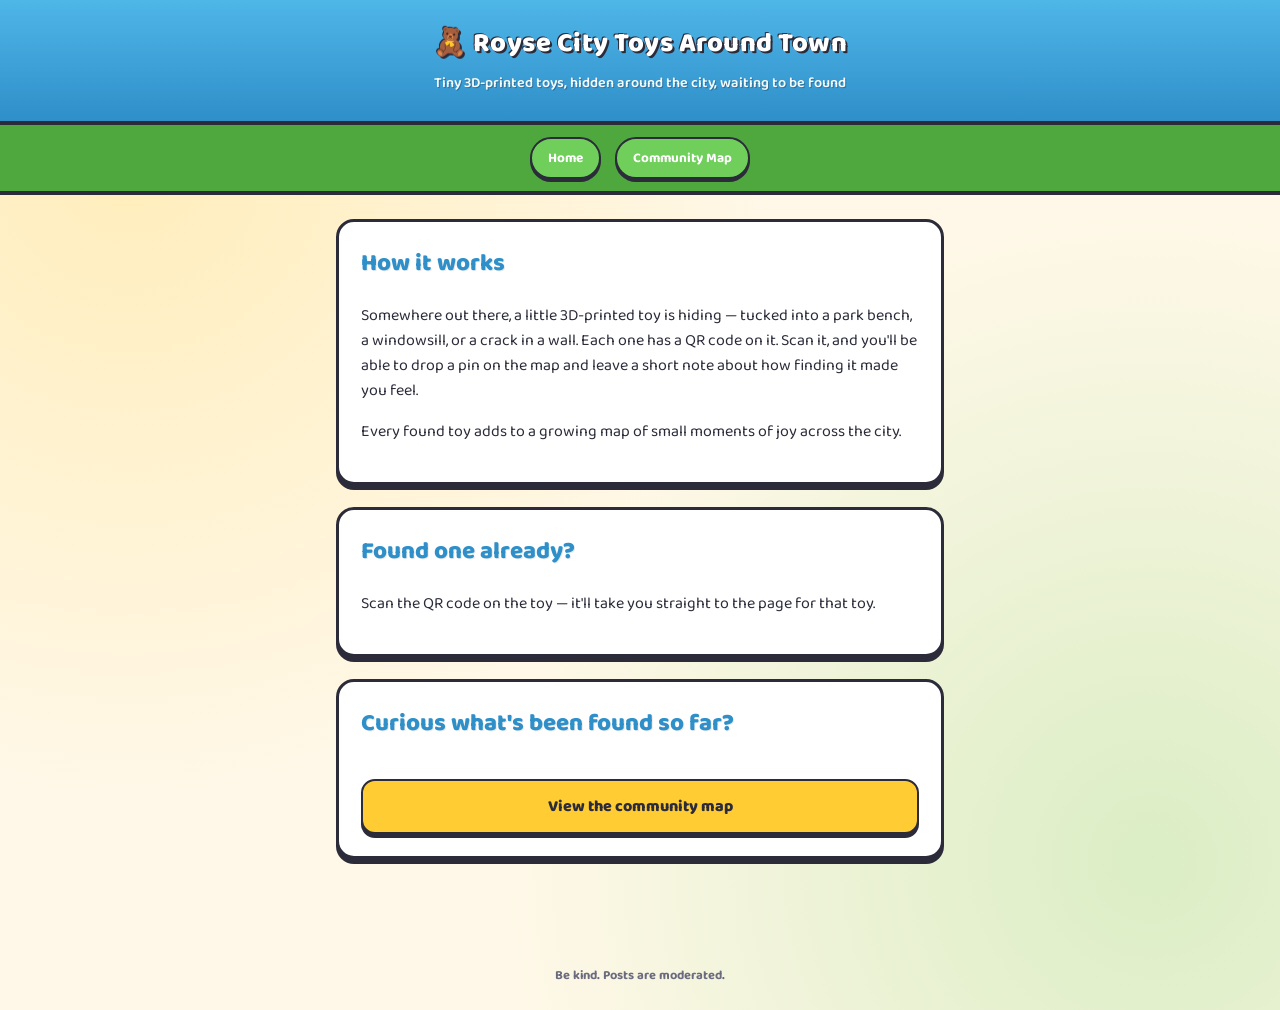
<file: index.html>
<!DOCTYPE html>
<html lang="en">
<head>
<meta charset="UTF-8">
<meta name="viewport" content="width=device-width, initial-scale=1.0">
<title>Royse City Toys Around Town</title>
<link rel="preconnect" href="https://fonts.googleapis.com">
<link href="https://fonts.googleapis.com/css2?family=Baloo+2:wght@500;700;800&display=swap" rel="stylesheet">
<link rel="stylesheet" href="style.css" />
</head>
<body>

<header class="site-header">
  <h1>🧸 Royse City Toys Around Town</h1>
  <p>Tiny 3D-printed toys, hidden around the city, waiting to be found</p>
</header>

<nav class="site-nav">
  <a href="index.html">Home</a>
  <a href="map.html">Community Map</a>
</nav>

<main>
  <div class="card">
    <h2>How it works</h2>
    <p>
      Somewhere out there, a little 3D-printed toy is hiding — tucked into a park bench,
      a windowsill, or a crack in a wall. Each one has a QR code on it. Scan it, and
      you'll be able to drop a pin on the map and leave a short note about how finding
      it made you feel.
    </p>
    <p>
      Every found toy adds to a growing map of small moments of joy across the city.
    </p>
  </div>

  <div class="card">
    <h2>Found one already?</h2>
    <p>Scan the QR code on the toy — it'll take you straight to the page for that toy.</p>
  </div>

  <div class="card">
    <h2>Curious what's been found so far?</h2>
    <a href="map.html"><button type="button">View the community map</button></a>
  </div>
</main>

<footer>Be kind. Posts are moderated.</footer>

</body>
</html>
</file>
<file: style.css>
:root {
  --sky: #4fb6e8;
  --sky-deep: #2f8fc9;
  --grass: #6fcf5a;
  --grass-dark: #4ea83e;
  --sun: #ffcc33;
  --sun-dark: #f0a500;
  --red: #ee5a45;
  --red-dark: #d23f2b;
  --ink: #2b2b3a;
  --muted: #6b6b80;
  --cream: #fff8e8;
  --outline: #2b2b3a;
  --radius: 18px;
}

* { box-sizing: border-box; }

body {
  margin: 0;
  font-family: "Baloo 2", "Fredoka", -apple-system, BlinkMacSystemFont, "Segoe UI", Roboto, Helvetica, Arial, sans-serif;
  background: var(--cream);
  background-image:
    radial-gradient(circle at 10% 15%, rgba(255,204,51,0.25) 0, transparent 45%),
    radial-gradient(circle at 90% 85%, rgba(111,207,90,0.25) 0, transparent 45%);
  color: var(--ink);
}

header.site-header {
  background: linear-gradient(180deg, var(--sky) 0%, var(--sky-deep) 100%);
  color: white;
  padding: 22px 20px 26px;
  text-align: center;
  border-bottom: 4px solid var(--outline);
  position: relative;
}

header.site-header h1 {
  margin: 0;
  font-size: 1.7rem;
  font-weight: 800;
  letter-spacing: 0.5px;
  text-shadow: 2px 2px 0 var(--outline), -1px -1px 0 var(--outline);
}

header.site-header p {
  margin: 6px 0 0;
  font-size: 0.9rem;
  font-weight: 600;
  color: #fff;
  opacity: 0.95;
  text-shadow: 1px 1px 0 rgba(0,0,0,0.25);
}

nav.site-nav {
  display: flex;
  justify-content: center;
  gap: 14px;
  padding: 12px 10px;
  background: var(--grass-dark);
  border-bottom: 4px solid var(--outline);
}

nav.site-nav a {
  color: white;
  text-decoration: none;
  font-size: 0.85rem;
  font-weight: 700;
  background: var(--grass);
  padding: 8px 16px;
  border-radius: 999px;
  border: 2.5px solid var(--outline);
  box-shadow: 0 3px 0 var(--outline);
  transition: transform 0.08s ease;
}

nav.site-nav a:hover {
  transform: translateY(1px);
  box-shadow: 0 2px 0 var(--outline);
  background: var(--grass-dark);
}

main {
  max-width: 640px;
  margin: 0 auto;
  padding: 24px 16px 60px;
}

main.wide {
  max-width: 1000px;
}

.card {
  background: white;
  border-radius: var(--radius);
  padding: 22px;
  border: 3px solid var(--outline);
  box-shadow: 0 5px 0 var(--outline);
  margin-bottom: 22px;
}

h2 {
  margin-top: 0;
  font-weight: 800;
  color: var(--sky-deep);
  text-shadow: 1px 1px 0 rgba(0,0,0,0.08);
}

#map {
  width: 100%;
  height: 340px;
  border-radius: var(--radius);
  margin-bottom: 14px;
  border: 3px solid var(--outline);
}

#admin-map {
  width: 100%;
  height: 320px;
  border-radius: var(--radius);
  margin-bottom: 20px;
  border: 3px solid var(--outline);
}

label {
  display: block;
  font-weight: 700;
  font-size: 0.85rem;
  margin: 14px 0 6px;
  color: var(--ink);
}

textarea, input[type="text"], input[type="email"], input[type="password"] {
  width: 100%;
  padding: 11px 14px;
  border-radius: 12px;
  border: 2.5px solid var(--outline);
  font-size: 0.95rem;
  font-family: inherit;
  resize: vertical;
  background: #fffdf6;
}

textarea:focus, input:focus {
  outline: none;
  border-color: var(--sky-deep);
  box-shadow: 0 0 0 3px rgba(79,182,232,0.3);
}

textarea { min-height: 90px; }

input[type="file"] {
  width: 100%;
  padding: 10px 12px;
  border-radius: 12px;
  border: 2.5px dashed var(--outline);
  background: #fffdf6;
  font-family: inherit;
  font-size: 0.85rem;
  font-weight: 600;
}

#photo-preview {
  display: block;
  max-width: 100%;
  max-height: 220px;
  border-radius: 14px;
  border: 3px solid var(--outline);
  margin-top: 10px;
  object-fit: cover;
}

.sighting-photo {
  width: 100%;
  max-height: 220px;
  object-fit: cover;
  border-radius: 12px;
  border: 2.5px solid var(--outline);
  margin-bottom: 10px;
  display: block;
}

.popup-photo {
  width: 160px;
  border-radius: 10px;
  border: 2px solid var(--outline);
  margin-bottom: 6px;
  display: block;
}

.char-count {
  text-align: right;
  font-size: 0.75rem;
  color: var(--muted);
  margin-top: 4px;
  font-weight: 600;
}

button {
  background: var(--sun);
  color: var(--ink);
  border: 2.5px solid var(--outline);
  padding: 13px 20px;
  border-radius: 14px;
  font-size: 1rem;
  font-weight: 800;
  cursor: pointer;
  width: 100%;
  margin-top: 16px;
  box-shadow: 0 4px 0 var(--outline);
  transition: transform 0.08s ease, box-shadow 0.08s ease;
  font-family: inherit;
}

button:hover { background: var(--sun-dark); }

button:active {
  transform: translateY(3px);
  box-shadow: 0 1px 0 var(--outline);
}

button:disabled {
  opacity: 0.5;
  cursor: not-allowed;
  transform: none;
  box-shadow: 0 4px 0 var(--outline);
}

button.secondary {
  background: var(--sky);
  color: white;
}

button.secondary:hover { background: var(--sky-deep); }

button.danger {
  background: var(--red);
  color: white;
}

button.danger:hover { background: var(--red-dark); }

.hint {
  font-size: 0.8rem;
  color: var(--muted);
  margin-top: 10px;
  font-weight: 600;
}

.status-msg {
  padding: 12px 16px;
  border-radius: 12px;
  font-size: 0.9rem;
  font-weight: 700;
  margin-top: 14px;
  border: 2.5px solid var(--outline);
}

.status-msg.success { background: #d9f5d0; color: var(--grass-dark); }
.status-msg.error { background: #fbdcd6; color: var(--red-dark); }

.share-row {
  margin-top: 12px;
}

.facebook-share-btn {
  display: inline-block;
  background: #1877f2;
  color: white;
  text-decoration: none;
  font-weight: 800;
  font-size: 0.85rem;
  padding: 10px 18px;
  border-radius: 12px;
  border: 2.5px solid var(--outline);
  box-shadow: 0 3px 0 var(--outline);
  transition: transform 0.08s ease, box-shadow 0.08s ease;
}

.facebook-share-btn:hover { background: #1462cc; }

.facebook-share-btn:active {
  transform: translateY(2px);
  box-shadow: 0 1px 0 var(--outline);
}

.sighting-item {
  border: 2.5px solid var(--outline);
  border-radius: 14px;
  padding: 14px 16px;
  margin-bottom: 12px;
  background: #fffdf6;
}

.sighting-item .meta {
  font-size: 0.75rem;
  color: var(--muted);
  margin-bottom: 6px;
  font-weight: 700;
  text-transform: uppercase;
  letter-spacing: 0.4px;
}

.sighting-item .msg {
  font-size: 0.95rem;
  line-height: 1.4;
  font-weight: 600;
}

.sighting-item .actions {
  margin-top: 12px;
  display: flex;
  gap: 8px;
}

.sighting-item .actions button {
  width: auto;
  margin-top: 0;
  padding: 7px 16px;
  font-size: 0.8rem;
  box-shadow: 0 3px 0 var(--outline);
}

.filter-tabs {
  display: flex;
  gap: 8px;
  margin: 16px 0 12px;
  flex-wrap: wrap;
}

.filter-tabs .tab {
  width: auto;
  margin-top: 0;
  padding: 8px 16px;
  font-size: 0.8rem;
  background: white;
  color: var(--ink);
  box-shadow: 0 3px 0 var(--outline);
}

.filter-tabs .tab.active {
  background: var(--sky);
  color: white;
}

.status-badge {
  display: inline-block;
  font-size: 0.7rem;
  font-weight: 800;
  text-transform: uppercase;
  letter-spacing: 0.4px;
  padding: 2px 9px;
  border-radius: 999px;
  border: 2px solid var(--outline);
  margin-left: 6px;
}

.status-badge.pending { background: var(--sun); color: var(--ink); }
.status-badge.approved { background: #d9f5d0; color: var(--grass-dark); }
.status-badge.rejected { background: #fbdcd6; color: var(--red-dark); }

.recipient-row {
  display: flex;
  align-items: center;
  justify-content: space-between;
  gap: 10px;
  border: 2.5px solid var(--outline);
  border-radius: 12px;
  padding: 10px 14px;
  margin-bottom: 8px;
  background: #fffdf6;
}

.recipient-row .phone {
  font-weight: 700;
  font-size: 0.95rem;
}

.recipient-row button {
  width: auto;
  margin-top: 0;
  padding: 6px 14px;
  font-size: 0.75rem;
  box-shadow: 0 3px 0 var(--outline);
}

.qr-grid {
  display: grid;
  grid-template-columns: repeat(auto-fill, minmax(160px, 1fr));
  gap: 14px;
  margin-top: 18px;
}

.qr-cell {
  background: #fffdf6;
  border: 2.5px solid var(--outline);
  border-radius: 14px;
  padding: 12px;
  text-align: center;
}

.qr-svg-wrap {
  width: 100%;
}

.qr-svg-wrap svg {
  width: 100%;
  height: auto;
  display: block;
}

.qr-label {
  font-size: 0.8rem;
  font-weight: 700;
  margin: 8px 0;
  word-break: break-all;
}

.qr-cell button {
  margin-top: 0;
  padding: 6px 12px;
  font-size: 0.75rem;
  box-shadow: 0 3px 0 var(--outline);
}

.empty-state {
  text-align: center;
  color: var(--muted);
  padding: 30px 10px;
  font-weight: 700;
}

footer {
  text-align: center;
  font-size: 0.8rem;
  color: var(--muted);
  padding: 24px;
  font-weight: 700;
}
</file>
